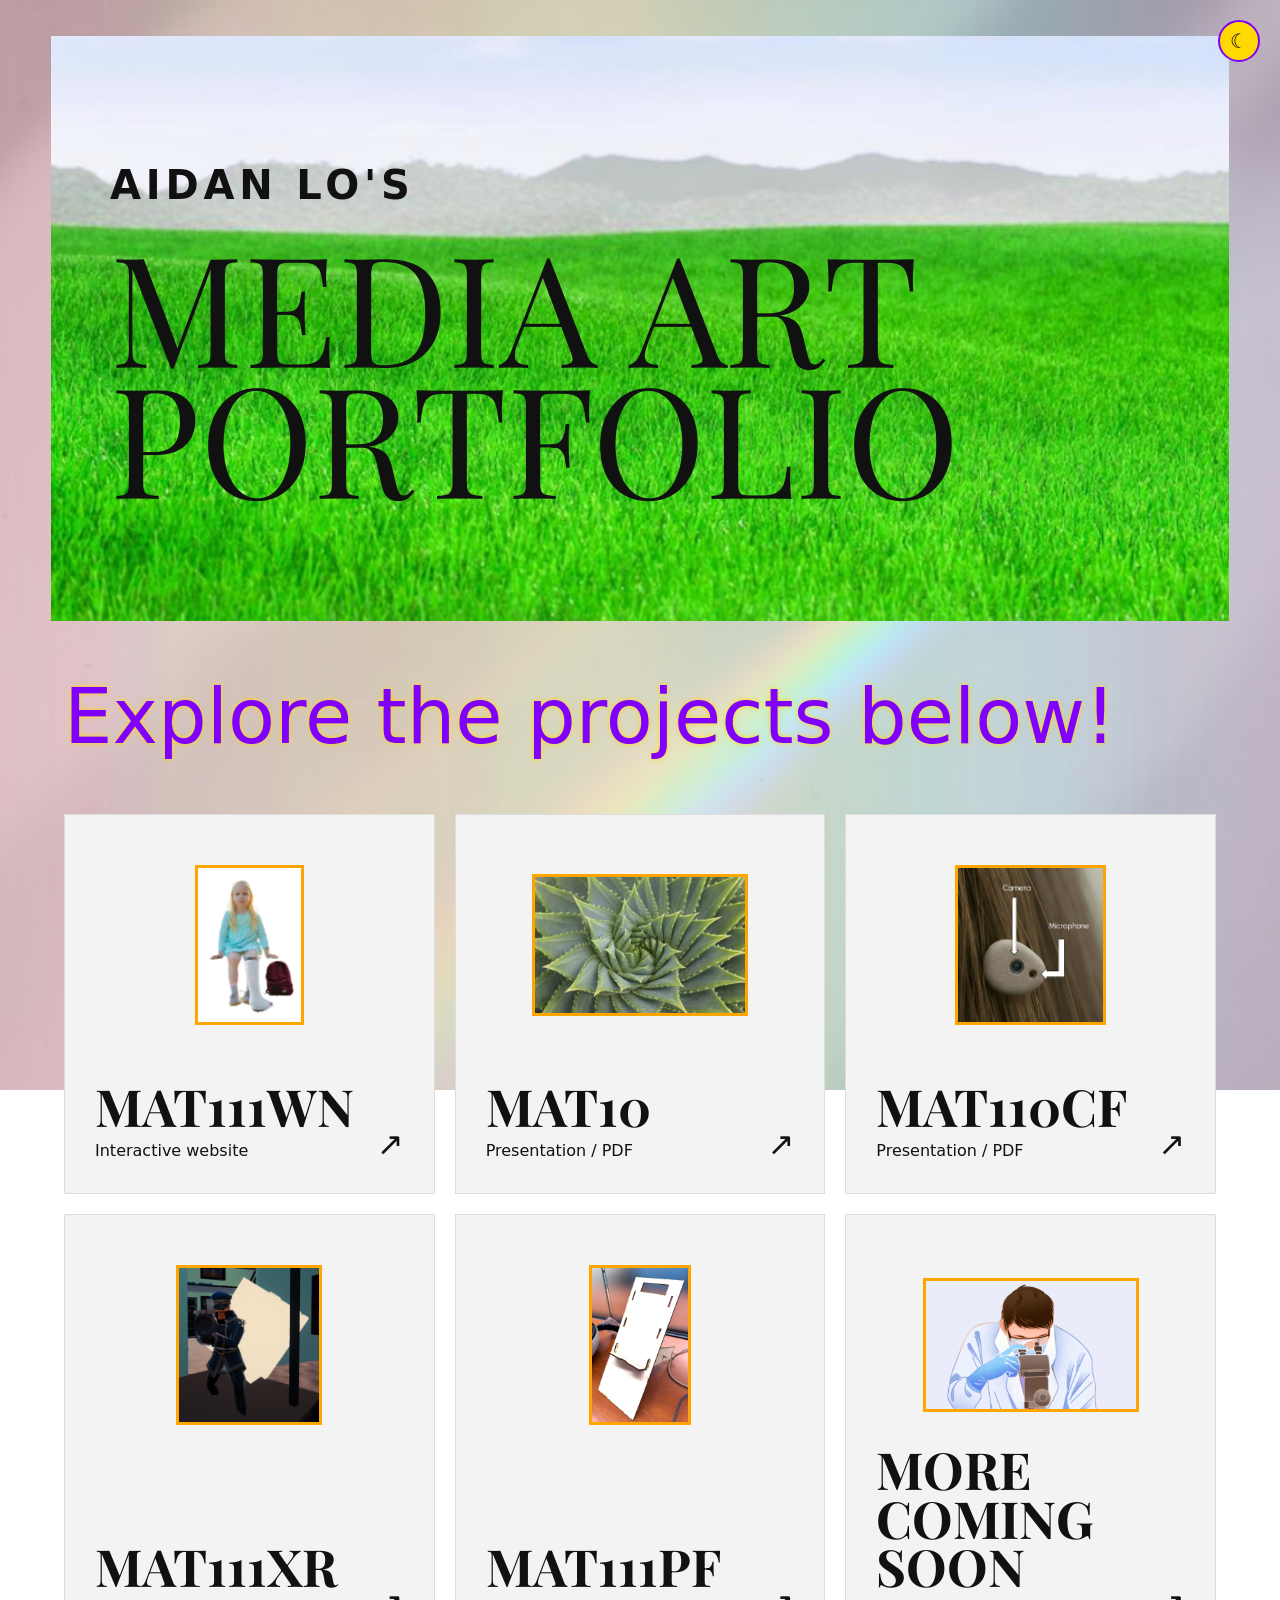
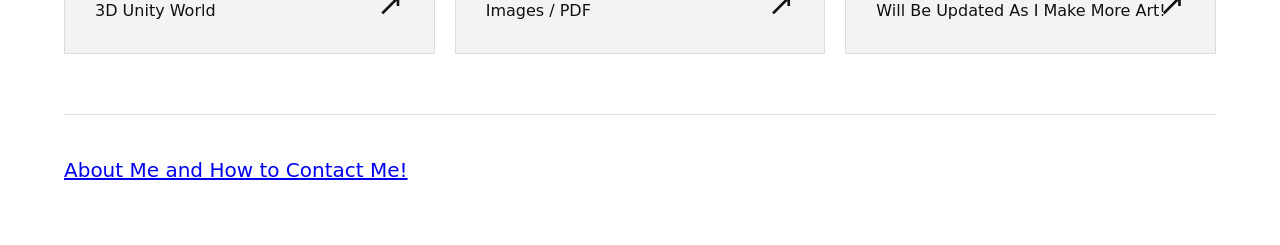
<file: index.html>
<!DOCTYPE html>
<html lang="en">

<head>
  <meta charset="utf-8">
  <meta name="viewport" content="width=device-width, initial-scale=1">

  <title>Aidan Lo's Media Art Portfolio</title>

  <link rel="stylesheet" href="style.css">
</head>

<body>

<button class="theme-toggle" id="theme-toggle" aria-label="Toggle dark mode">
  ☾
</button>
  
  <!-- =========================================================
       HERO
  ========================================================== -->

  <header class="hero">

    <div class="hero-content">

      <p class="eyebrow">AIDAN LO'S</p>

      <h1>
        MEDIA ART<br>
        PORTFOLIO
      </h1>

    </div>

  </header>


  <!-- =========================================================
       PROJECTS
  ========================================================== -->

  <main>

    <section class="projects">

      <div class="projects-heading">

    

        <h2>
          Explore the projects below!
        </h2>

      </div>


      <div class="project-grid">

        <!-- MAT111WN -->

        <a href="MAT111WN/index.html" class="project-card">

<div class="project-card-image">
  <img src="media/mat111wnbutton.png" alt="MAT111WN project preview">
</div>

          
          <div class="project-card-content">

            <h3>MAT111WN</h3>

            <p>Interactive website</p>

          </div>

          <span class="project-arrow">↗</span>

        </a>


        <!-- MAT10 -->

        <a href="MAT10/index.html" class="project-card">

<div class="project-card-image">
  <img src="media/aloe.jpg" alt="MAT10 project preview">
</div>

          <div class="project-card-content">

            <h3>MAT10</h3>

            <p>Presentation / PDF</p>

          </div>

          <span class="project-arrow">↗</span>

        </a>


        <!-- MAT110CF -->

        <a href="MAT110CF/index.html" class="project-card">

<div class="project-card-image">
  <img src="media/mat110cfbutton.png" alt="MAT110CF project preview">
</div>

          <div class="project-card-content">

            <h3>MAT110CF</h3>

            <p>Presentation / PDF</p>

          </div>

          <span class="project-arrow">↗</span>

        </a>

        <!-- MAT111XR -->

        <a href="MAT111XR/index.html" class="project-card">

<div class="project-card-image">
  <img src="media/mat111xrbutton.png" alt="MAT111XR project preview">
</div>

          <div class="project-card-content">

            <h3>MAT111XR</h3>

            <p>3D Unity World</p>

          </div>

          <span class="project-arrow">↗</span>

        </a>

        <!-- MAT111PF -->

        <a href="MAT111PF/index.html" class="project-card">

<div class="project-card-image">
  <img src="media/mat111pfbutton.png" alt="MAT111PF project preview">
</div>

          <div class="project-card-content">

            <h3>MAT111PF</h3>

            <p>Images / PDF</p>

          </div>

          <span class="project-arrow">↗</span>

        </a>

        <!-- MORE COMING SOON -->

        <a href="MORE-COMING-SOON/index.html" class="project-card">

<div class="project-card-image">
  <img src="media/morebutton.png" alt="thinking science adult preview">
</div>

          <div class="project-card-content">

            <h3>MORE COMING SOON</h3>

            <p>Will Be Updated As I Make More Art!</p>

          </div>

          <span class="project-arrow">↗</span>

        </a>
        
      </div>

    </section>

  </main>


  <!-- =========================================================
       FOOTER
  ========================================================== -->

  <footer>

<a href="About-Me/">
  About Me and How to Contact Me!
</a>
    
  </footer>

<script>
  const toggle = document.getElementById("theme-toggle");

  const savedTheme = localStorage.getItem("theme");

  if (savedTheme === "dark") {
    document.body.classList.add("dark-mode");
    toggle.textContent = "☀";
  }

  toggle.addEventListener("click", () => {
    document.body.classList.toggle("dark-mode");

    const darkMode =
      document.body.classList.contains("dark-mode");

    if (darkMode) {
      localStorage.setItem("theme", "dark");
      toggle.textContent = "☀";
    } else {
      localStorage.setItem("theme", "light");
      toggle.textContent = "☾";
    }
  });
</script>
  
</body>

</html>
</file>
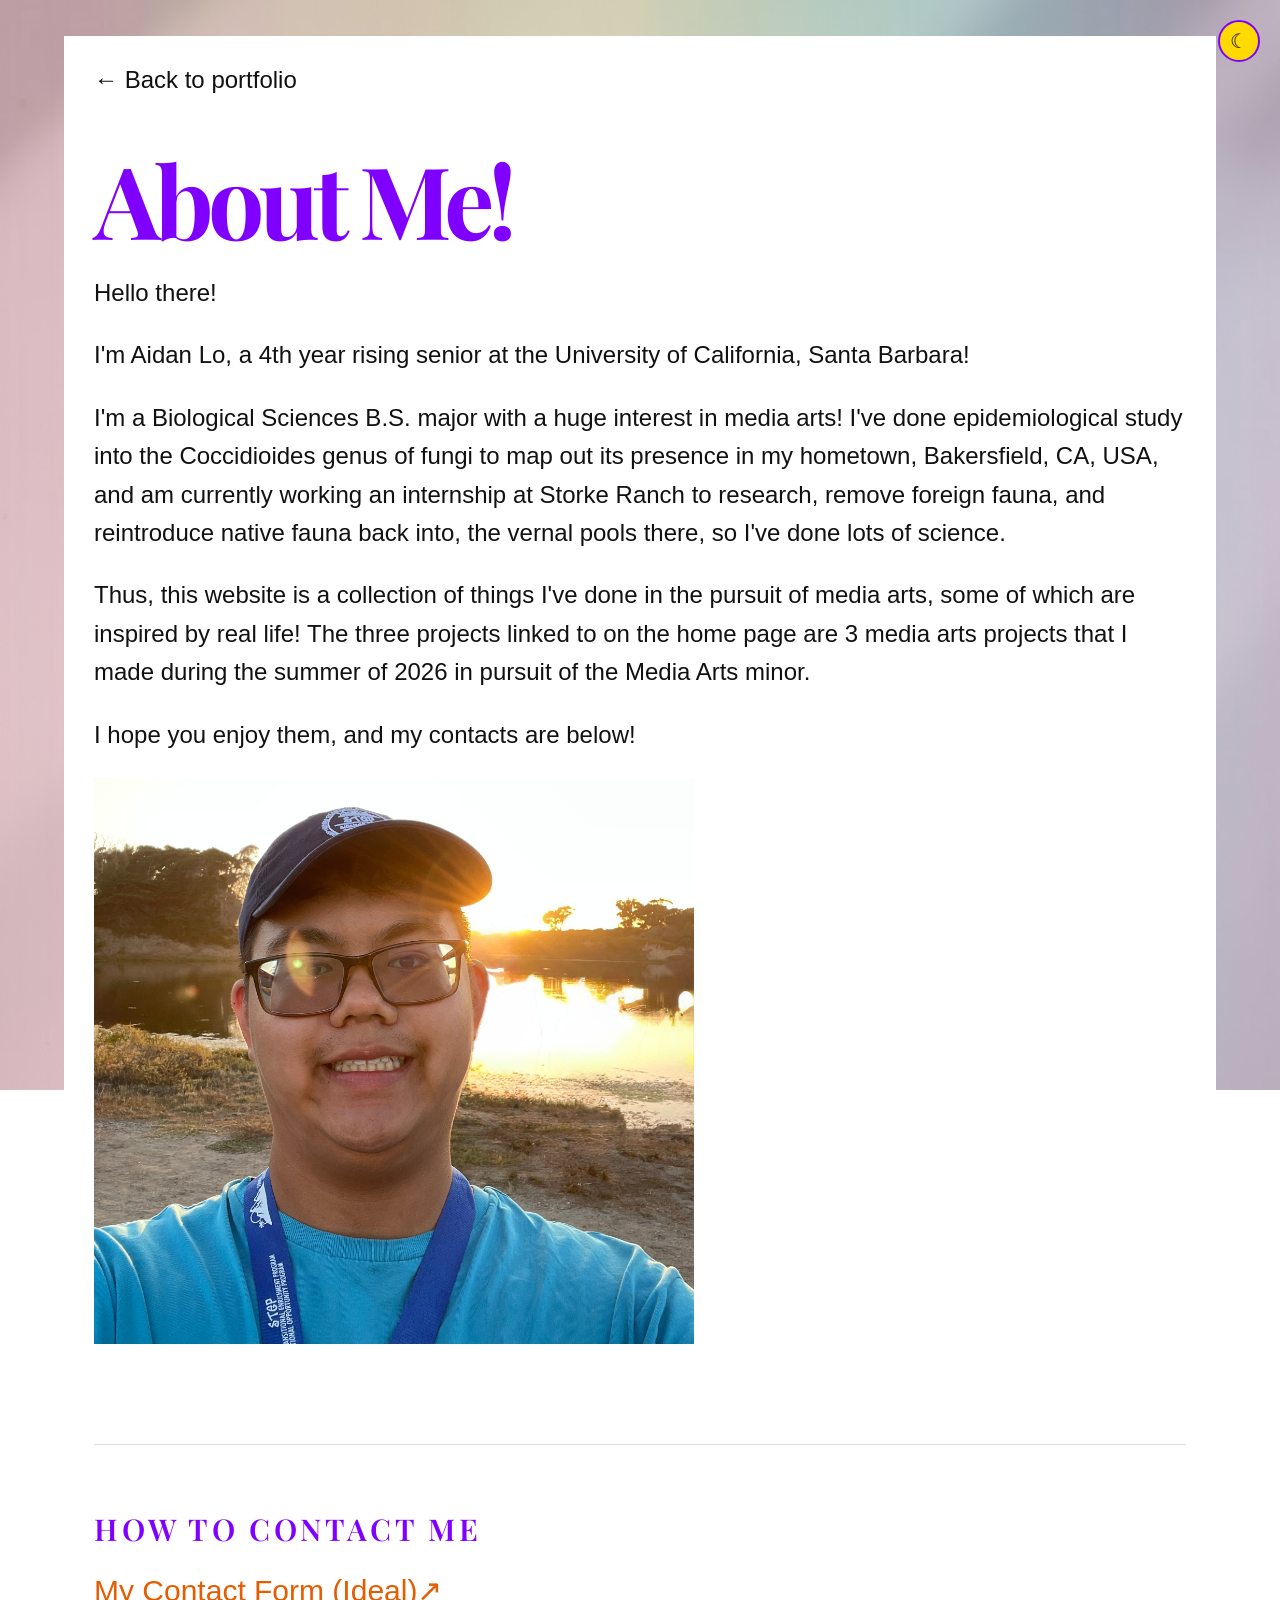
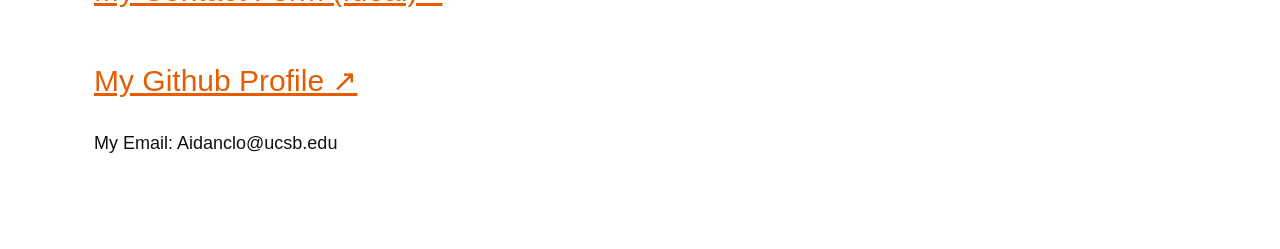
<file: About-Me/index.html>
<!DOCTYPE html>
<html lang="en">

<head>
  <meta charset="utf-8">
  <meta name="viewport" content="width=device-width, initial-scale=1">

  <title>About Me!</title>

  <style>

@import url('https://fonts.googleapis.com/css2?family=Playfair+Display:wght@400;500;600;700&display=swap');
    
    body {
  margin: 0;

  font-family:
    Arial,
    Helvetica,
    sans-serif;

  color: #111;

  background-image: url("../media/rainbow background.png");
  background-size: cover;
  background-position: center;
  background-attachment: fixed;
  background-repeat: no-repeat;
    }

.abstract {
  margin-top: 100px;
  padding-top: 60px;
  border-top: 1px solid #ddd;
font-weight: 30px
  max-width: 850px;
}

.abstract-label {
  margin: 0 0 20px;

  font-family: "Playfair Display", serif;
  font-size: 30px;
  font-weight: 600;
  letter-spacing: 0.12em;
  color: #8000ff;
}

.abstract h2 {
  margin: 0 0 40px;

  font-size: clamp(32px, 5vw, 60px);
  line-height: 1;
  letter-spacing: -0.03em;
}

.abstract p:not(.abstract-label) {
  font-size: 18px;
  line-height: 1.7;

  margin: 0 0 25px;
}

.page {
  width: min(1200px, 90%);
  margin: 4vh auto;
  padding: 30px;
  background: #fff;
  box-sizing: border-box;
}

.project-description {
      margin-bottom: 50px;
      font-size: clamp(16px, 2vw, 24px);
    }

    h1 {
      font-family: "Playfair Display", serif;
      font-size: clamp(48px, 8vw, 100px);
      line-height: 0.9;
      letter-spacing: -0.06em;
      margin: 0 0 30px;
        color: #8000ff;
    }

    p {
      line-height: 1.6;
    }

    .website-container {
      margin-top: 50px;
    }

    iframe {
      width: 100%;
      height: 800px;
      border: none;
    }

    .back {
      display: inline-block;
      margin-bottom: 60px;
      color: inherit;
      text-decoration: none;
      font-size: clamp(16px, 2vw, 24px);
    }

    .open-links {
  display: inline-block;
  margin-bottom: 30px;
  font-size: clamp(20px, 2.5vw, 30px);
       color: #E65C00;
}

/* =========================================================
   DARK MODE
========================================================= */

body.dark-mode {
  color: #fff;
}

    body.dark-mode h1 {
  color: #ffd900;
}

body.dark-mode .page {
  background: #111;
}

body.dark-mode .abstract {
  border-color: #444;
}

body.dark-mode .abstract-label {
  color: #ffd900;
}
    
body.dark-mode .theme-toggle {
  background: #8000ff;
  color: #fff;
  border-color: #ffd900;
}


/* =========================================================
   THEME TOGGLE
========================================================= */

.theme-toggle {
  position: fixed;

  top: 20px;
  right: 20px;

  z-index: 1000;

  width: 42px;
  height: 42px;

  border: 2px solid #8000ff;
  border-radius: 50%;

  background: #ffd900;
  color: #111;

  font-size: 20px;

  cursor: pointer;

  display: flex;
  align-items: center;
  justify-content: center;

  transition:
    background-color 0.3s ease,
    color 0.3s ease,
    border-color 0.3s ease;
}
    
  </style>
</head>

<body>

  <button class="theme-toggle" id="theme-toggle" aria-label="Toggle dark mode">
    ☾
  </button>

  
  <main class="page">

    <a href="../index.html" class="back">
      ← Back to portfolio
    </a>

    <h1>About Me!</h1>
<div class="project-description">

     <p>
        Hello there!
      </p>
  <p>
    I'm Aidan Lo, a 4th year rising senior at the University of California, Santa Barbara!
  </p>
  <p>
    I'm a Biological Sciences B.S. major with a huge interest in media arts! I've done epidemiological study into the Coccidioides genus of fungi to map out its presence in my hometown, Bakersfield, CA, USA, and am currently working an internship at Storke Ranch to research, remove foreign fauna, and reintroduce native fauna back into, the vernal pools there, so I've done lots of science.
  </p>
  <p>
   Thus, this website is a collection of things I've done in the pursuit of media arts, some of which are inspired by real life! The three projects linked to on the home page are 3 media arts projects that I made during the summer of 2026 in pursuit of the Media Arts minor.
  </p>
  <p>
    I hope you enjoy them, and my contacts are below!
  </p>

  <img
  src="/media/selfie_for_mat189.jpg"
  alt="image of me at UCSB Campus Point, overlooking the ocean!"
  style="width: 90%; max-width: 600px; height: auto; display: block;"
>
</div>

<section class="abstract">

  <p class="abstract-label">HOW TO CONTACT ME</p>

  <a
  href="https://docs.google.com/forms/d/e/1FAIpQLSc863BB2um-CjdEjTkf6p7P_j7IubTfC2y3GLlEipGtgzIwRQ/viewform?usp=header"
  target="_blank" class="open-links">
  My Contact Form (Ideal)↗
</a>

  <p> </p>

    <a
    href="https://github.com/aidanclo-byte"
    target="_blank" class="open-links">
    My Github Profile ↗ 
  </a>


  
  <p>
    My Email: Aidanclo@ucsb.edu
  </p>

</section>

  </main>

<script>
  const toggle = document.getElementById("theme-toggle");

  const savedTheme = localStorage.getItem("theme");

  if (savedTheme === "dark") {
    document.body.classList.add("dark-mode");
    toggle.textContent = "☀";
  }

  toggle.addEventListener("click", () => {
    document.body.classList.toggle("dark-mode");

    const darkMode =
      document.body.classList.contains("dark-mode");

    if (darkMode) {
      localStorage.setItem("theme", "dark");
      toggle.textContent = "☀";
    } else {
      localStorage.setItem("theme", "light");
      toggle.textContent = "☾";
    }
  });
</script>
  
</body>

</html>
</file>
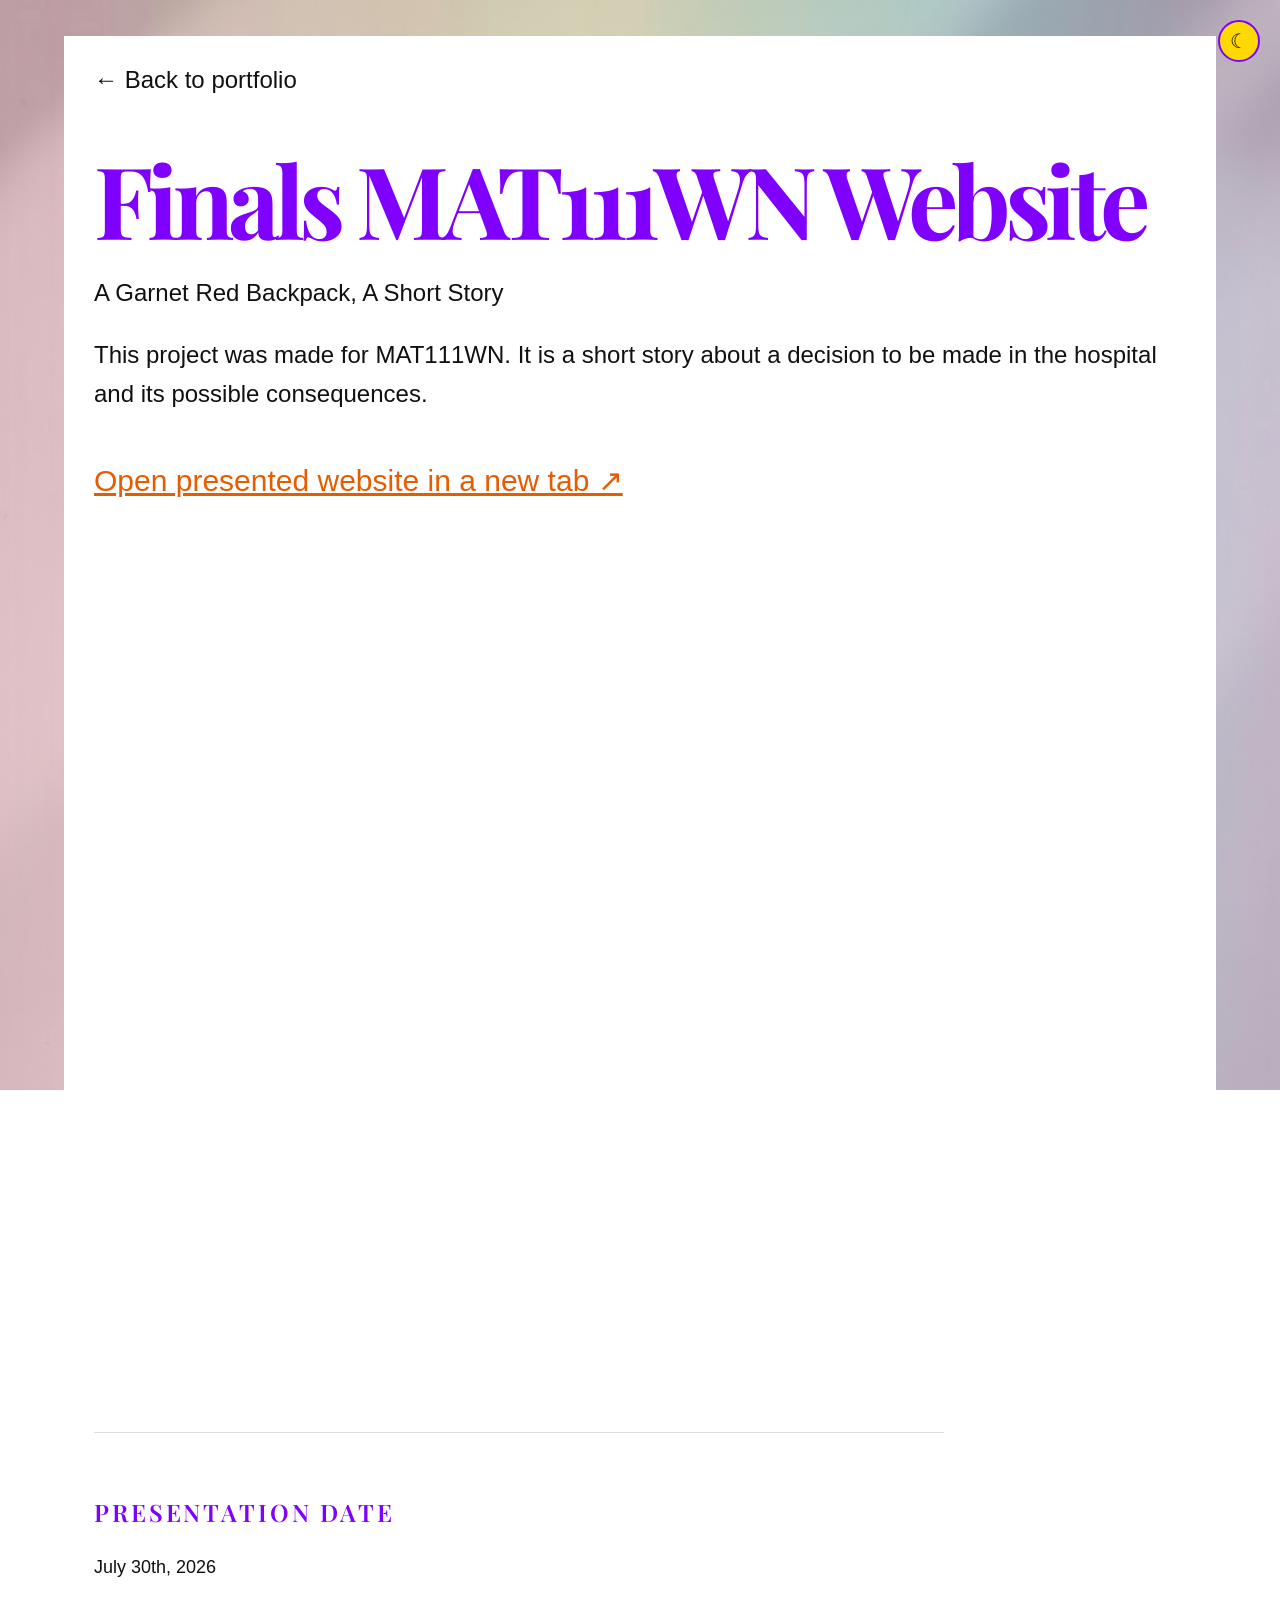
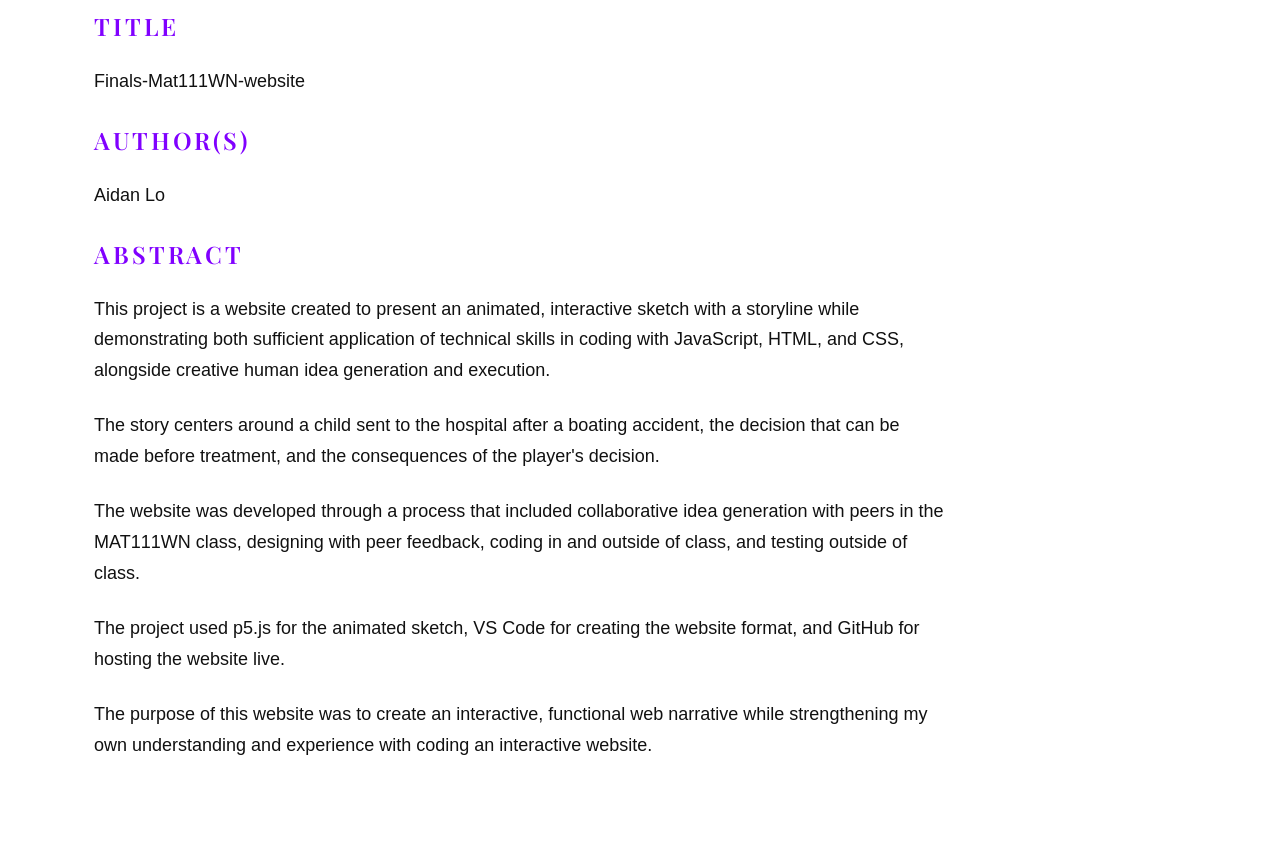
<file: MAT111WN/index.html>
<!DOCTYPE html>
<html lang="en">

<head>
  <meta charset="utf-8">
  <meta name="viewport" content="width=device-width, initial-scale=1">

  <title>MAT111WN ~ Aidan Lo</title>

  <style>

@import url('https://fonts.googleapis.com/css2?family=Playfair+Display:wght@400;500;600;700&display=swap');
    
    body {
  margin: 0;

  font-family:
    Arial,
    Helvetica,
    sans-serif;

  color: #111;

  background-image: url("../media/rainbow background.png");
  background-size: cover;
  background-position: center;
  background-attachment: fixed;
  background-repeat: no-repeat;
    }

.abstract {
  margin-top: 100px;
  padding-top: 60px;
  border-top: 1px solid #ddd;

  max-width: 850px;
}

.abstract-label {
  margin: 0 0 20px;

  font-family: "Playfair Display", serif;
  font-size: 24px;
  font-weight: 600;
  letter-spacing: 0.12em;
    color: #8000ff;
}

.abstract h2 {
  margin: 0 0 40px;

  font-size: clamp(32px, 5vw, 60px);
  line-height: 1;
  letter-spacing: -0.03em;
}

.abstract p:not(.abstract-label) {
  font-size: 18px;
  line-height: 1.7;

  margin: 0 0 25px;
}

.page {
  width: min(1200px, 90%);
  margin: 4vh auto;
  padding: 30px;
  background: #fff;
  box-sizing: border-box;
}

.project-description {
      margin-bottom: 50px;
      font-size: clamp(16px, 2vw, 24px);
    }

    h1 {
      font-family: "Playfair Display", serif;
      font-size: clamp(48px, 8vw, 100px);
      line-height: 0.9;
      letter-spacing: -0.06em;
      margin: 0 0 30px;
      color: #8000ff;
    }

    p {
      line-height: 1.6;
    }

    .website-container {
      margin-top: 50px;
    }

    iframe {
      width: 100%;
      height: 800px;
      border: none;
    }

    .back {
      display: inline-block;
      margin-bottom: 60px;
      color: inherit;
      text-decoration: none;
      font-size: clamp(16px, 2vw, 24px);
    }

    .open-website {
  display: inline-block;
  margin-bottom: 30px;
  font-size: clamp(20px, 2.5vw, 30px);
       color: #E65C00;
}

/* =========================================================
   DARK MODE
========================================================= */

body.dark-mode {
  color: #fff;
}

body.dark-mode h1 {
  color: #ffd900;
}
    
body.dark-mode .page {
  background: #111;
}

body.dark-mode .abstract {
  border-color: #444;
}

    body.dark-mode .abstract-label {
  color: #ffd900;
}

body.dark-mode .theme-toggle {
  background: #8000ff;
  color: #fff;
  border-color: #ffd900;
}


/* =========================================================
   THEME TOGGLE
========================================================= */

.theme-toggle {
  position: fixed;

  top: 20px;
  right: 20px;

  z-index: 1000;

  width: 42px;
  height: 42px;

  border: 2px solid #8000ff;
  border-radius: 50%;

  background: #ffd900;
  color: #111;

  font-size: 20px;

  cursor: pointer;

  display: flex;
  align-items: center;
  justify-content: center;

  transition:
    background-color 0.3s ease,
    color 0.3s ease,
    border-color 0.3s ease;
}
    
  </style>
</head>

<body>

<button class="theme-toggle" id="theme-toggle" aria-label="Toggle dark mode">
  ☾
</button>
  
  <main class="page">

    <a href="../index.html" class="back">
      ← Back to portfolio
    </a>

    <h1>Finals MAT111WN Website</h1>
<div class="project-description">
    <p>
      A Garnet Red Backpack, A Short Story
    </p>

     <p>
        This project was made for MAT111WN. It is a short story about a decision to be made in the hospital and its possible consequences.
      </p>
</div>
    <div class="website-container">

   <a
    href="https://aidanclo-byte.github.io/Finals-Mat111WN-website/"
    target="_blank" class="open-website">
    Open presented website in a new tab ↗
  </a>

      <iframe
        src="https://aidanclo-byte.github.io/Finals-Mat111WN-website/">
      </iframe>

    </div>

<section class="abstract">
  
<p class="abstract-label">PRESENTATION DATE</p>
  <p>
    July 30th, 2026
  </p>

<p class="abstract-label">TITLE</p>
  <p>
    Finals-Mat111WN-website 
  </p>

<p class="abstract-label">AUTHOR(S)</p>
  <p>
    Aidan Lo 
  </p>
  
  <p class="abstract-label">ABSTRACT</p>

  <p>
    This project is a website created to present an animated,
    interactive sketch with a storyline while demonstrating
    both sufficient application of technical skills in coding
    with JavaScript, HTML, and CSS, alongside creative human
    idea generation and execution.
  </p>

  <p>
    The story centers around a child sent to the hospital after
    a boating accident, the decision that can be made before
    treatment, and the consequences of the player's decision.
  </p>

  <p>
    The website was developed through a process that included
    collaborative idea generation with peers in the MAT111WN
    class, designing with peer feedback, coding in and outside
    of class, and testing outside of class.
  </p>

  <p>
    The project used p5.js for the animated sketch, VS Code for
    creating the website format, and GitHub for hosting the
    website live.
  </p>

  <p>
    The purpose of this website was to create an interactive,
    functional web narrative while strengthening my own
    understanding and experience with coding an interactive
    website.
  </p>

</section>

  </main>

<script>
  const toggle = document.getElementById("theme-toggle");

  const savedTheme = localStorage.getItem("theme");

  if (savedTheme === "dark") {
    document.body.classList.add("dark-mode");
    toggle.textContent = "☀";
  }

  toggle.addEventListener("click", () => {
    document.body.classList.toggle("dark-mode");

    const darkMode =
      document.body.classList.contains("dark-mode");

    if (darkMode) {
      localStorage.setItem("theme", "dark");
      toggle.textContent = "☀";
    } else {
      localStorage.setItem("theme", "light");
      toggle.textContent = "☾";
    }
  });
</script>
  
</body>

</html>
</file>
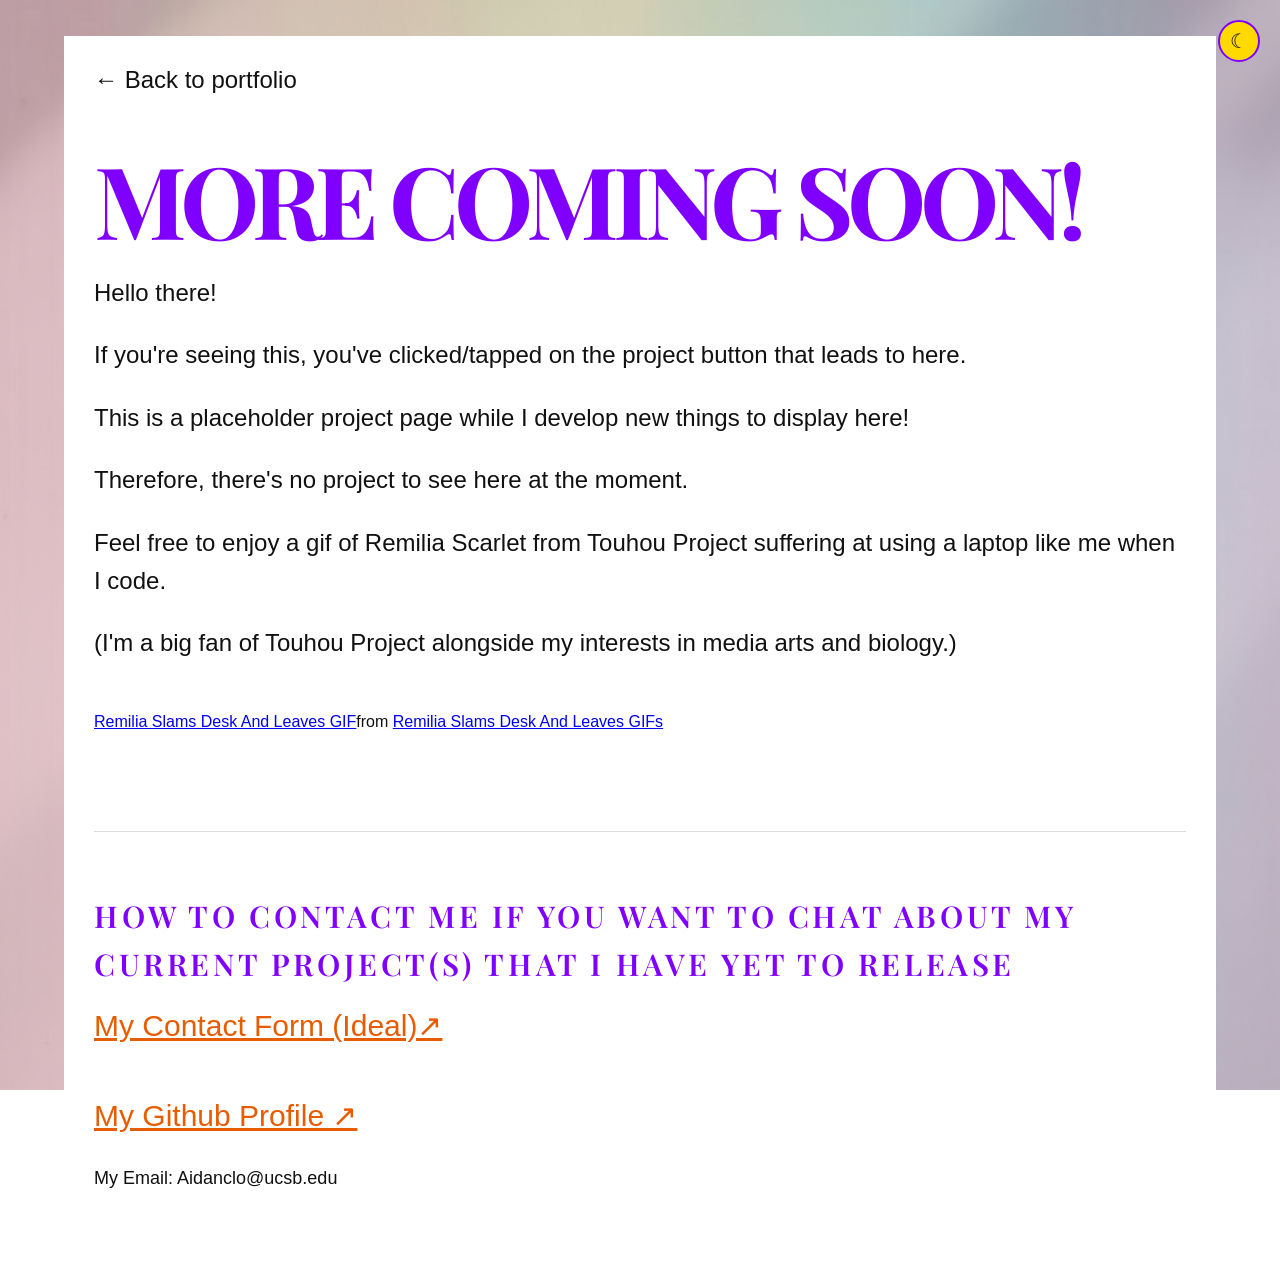
<file: MORE-COMING-SOON/index.html>
<!DOCTYPE html>
<html lang="en">

<head>
  <meta charset="utf-8">
  <meta name="viewport" content="width=device-width, initial-scale=1">

  <title>MORE COMING SOON!</title>

  <style>

@import url('https://fonts.googleapis.com/css2?family=Playfair+Display:wght@400;500;600;700&display=swap');
    
    body {
  margin: 0;

  font-family:
    Arial,
    Helvetica,
    sans-serif;

  color: #111;

  background-image: url("../media/rainbow background.png");
  background-size: cover;
  background-position: center;
  background-attachment: fixed;
  background-repeat: no-repeat;
    }

.abstract {
  margin-top: 100px;
  padding-top: 60px;
  border-top: 1px solid #ddd;
font-weight: 30px
  max-width: 850px;
}

.abstract-label {
  margin: 0 0 20px;

  font-family: "Playfair Display", serif;
  font-size: 30px;
  font-weight: 600;
  letter-spacing: 0.12em;
  color: #8000ff;
}

.abstract h2 {
  margin: 0 0 40px;

  font-size: clamp(32px, 5vw, 60px);
  line-height: 1;
  letter-spacing: -0.03em;
}

.abstract p:not(.abstract-label) {
  font-size: 18px;
  line-height: 1.7;

  margin: 0 0 25px;
}

.page {
  width: min(1200px, 90%);
  margin: 4vh auto;
  padding: 30px;
  background: #fff;
  box-sizing: border-box;
}

.project-description {
      margin-bottom: 50px;
      font-size: clamp(16px, 2vw, 24px);
    }

    h1 {
      font-family: "Playfair Display", serif;
      font-size: clamp(48px, 8vw, 100px);
      line-height: 0.9;
      letter-spacing: -0.06em;
      margin: 0 0 30px;
        color: #8000ff;
    }

    p {
      line-height: 1.6;
    }

    .website-container {
      margin-top: 50px;
    }

    iframe {
      width: 100%;
      height: 800px;
      border: none;
    }

    .back {
      display: inline-block;
      margin-bottom: 60px;
      color: inherit;
      text-decoration: none;
      font-size: clamp(16px, 2vw, 24px);
    }

    .open-links {
  display: inline-block;
  margin-bottom: 30px;
  font-size: clamp(20px, 2.5vw, 30px);
       color: #E65C00;
}

/* =========================================================
   DARK MODE
========================================================= */

body.dark-mode {
  color: #fff;
}

    body.dark-mode h1 {
  color: #ffd900;
}

body.dark-mode .page {
  background: #111;
}

body.dark-mode .abstract {
  border-color: #444;
}

body.dark-mode .abstract-label {
  color: #ffd900;
}
    
body.dark-mode .theme-toggle {
  background: #8000ff;
  color: #fff;
  border-color: #ffd900;
}


/* =========================================================
   THEME TOGGLE
========================================================= */

.theme-toggle {
  position: fixed;

  top: 20px;
  right: 20px;

  z-index: 1000;

  width: 42px;
  height: 42px;

  border: 2px solid #8000ff;
  border-radius: 50%;

  background: #ffd900;
  color: #111;

  font-size: 20px;

  cursor: pointer;

  display: flex;
  align-items: center;
  justify-content: center;

  transition:
    background-color 0.3s ease,
    color 0.3s ease,
    border-color 0.3s ease;
}
    
  </style>
</head>

<body>

  <button class="theme-toggle" id="theme-toggle" aria-label="Toggle dark mode">
    ☾
  </button>

  
  <main class="page">

    <a href="../index.html" class="back">
      ← Back to portfolio
    </a>

    <h1>MORE COMING SOON!</h1>
<div class="project-description">

     <p>
        Hello there!
      </p>
  <p>
   If you're seeing this, you've clicked/tapped on the project button that leads to here. 
  </p>
  <p>
    This is a placeholder project page while I develop new things to display here!
  </p>
  <p>
    Therefore, there's no project to see here at the moment. 
  </p>
  <p>
    Feel free to enjoy a gif of Remilia Scarlet from Touhou Project suffering at using a laptop like me when I code. 
  </p>
<p>(I'm a big fan of Touhou Project alongside my interests in media arts and biology.)</p>
</div>

<div class="tenor-gif-embed" data-postid="21755006" data-share-method="host" data-aspect-ratio="1.78771" data-width="100%"><a href="https://tenor.com/view/remilia-slams-desk-and-leaves-gif-21755006">Remilia Slams Desk And Leaves GIF</a>from <a href="https://tenor.com/search/remilia+slams+desk+and+leaves-gifs">Remilia Slams Desk And Leaves GIFs</a></div> <script type="text/javascript" async src="https://tenor.com/embed.js"></script>
    
<section class="abstract">

  <p class="abstract-label">HOW TO CONTACT ME IF YOU WANT TO CHAT ABOUT MY CURRENT PROJECT(S) THAT I HAVE YET TO RELEASE</p>

  <a
  href="https://docs.google.com/forms/d/e/1FAIpQLSc863BB2um-CjdEjTkf6p7P_j7IubTfC2y3GLlEipGtgzIwRQ/viewform?usp=header"
  target="_blank" class="open-links">
  My Contact Form (Ideal)↗
</a>

  <p> </p>

    <a
    href="https://github.com/aidanclo-byte"
    target="_blank" class="open-links">
    My Github Profile ↗ 
  </a>


  
  <p>
    My Email: Aidanclo@ucsb.edu
  </p>

</section>

  </main>

<script>
  const toggle = document.getElementById("theme-toggle");

  const savedTheme = localStorage.getItem("theme");

  if (savedTheme === "dark") {
    document.body.classList.add("dark-mode");
    toggle.textContent = "☀";
  }

  toggle.addEventListener("click", () => {
    document.body.classList.toggle("dark-mode");

    const darkMode =
      document.body.classList.contains("dark-mode");

    if (darkMode) {
      localStorage.setItem("theme", "dark");
      toggle.textContent = "☀";
    } else {
      localStorage.setItem("theme", "light");
      toggle.textContent = "☾";
    }
  });
</script>
  
</body>

</html>
</file>
<file: style.css>
/* =========================================================
   BASIC RESET
========================================================= */

@import url('https://fonts.googleapis.com/css2?family=Playfair+Display:wght@400;500;600;700&display=swap');

* {
  box-sizing: border-box;
}

html {
  scroll-behavior: smooth;
}

body {
  margin: 0;

  font-family:
    system-ui,
    -apple-system,
    BlinkMacSystemFont,
    "Helvetica Neue",
    Arial,
    sans-serif;

  color: #111;

  line-height: 1.5;

  background-image: url("media/rainbow background.png");
  background-size: cover;
  background-position: center;
  background-attachment: fixed;
  background-repeat: no-repeat;
}


/* =========================================================
   HERO
========================================================= */

.hero {
  min-height: 65vh;

  display: flex;
  align-items: center;

  position: relative;

  overflow: hidden;

  background-color: #fff;
  background-image: url("media/possible light mode hero background.png");
  background-size: cover;
  background-position: center;
  background-repeat: no-repeat;

  width: min(1400px, 92%);
  margin: 4vh auto 0;
}


.hero-content {
  width: min(1200px, 90%);

  margin: 0 auto;

  padding: 100px 0;
}


.eyebrow {
  margin: 0 0 25px;

  font-size: 40px;

  font-weight: 700;

  letter-spacing: 0.12em;
}


.hero h1 {
  margin: 0;

font-family: "Playfair Display", serif;
   
  font-size: clamp(
    70px,
    12vw,
    170px
  );

  line-height: 0.85;

  letter-spacing: 0em;

  font-weight: 200;
}


/* =========================================================
   PROJECT SECTION
========================================================= */

.projects {
  width: min(1200px, 90%);

  margin: 0 auto;

  padding: 60px 0;
}


.projects-heading {
  margin-bottom: 60px;
}


.projects-heading h2 {
  margin: 0;

  font-size: clamp(
    42px,
    6vw,
    80px
  );

  line-height: 0.95;

  letter-spacing: 0em;

  font-weight: 400;
}


/* =========================================================
   PROJECT CARDS
========================================================= */

.project-grid {
  display: grid;

  grid-template-columns:
    repeat(3, 1fr);

  gap: 20px;
}


.project-card {
  min-height: 380px;

  position: relative;

  padding: 30px;

  display: flex;

  flex-direction: column;

  justify-content: space-between;

  text-decoration: none;

  color: #111;

  background: #f3f3f3;

  border: 1px solid #ddd;

  transition:
    transform 0.3s ease,
    background-color 0.3s ease,
    color 0.3s ease;
}


.project-card:hover {
  transform: translateY(-10px);

  background: #111;

  color: #fff;
}


.project-number {
  font-size: 20px;

  font-weight: 700;

  letter-spacing: 0.1em;
}


.project-card-content h3 {
  margin: 0 0 8px;

font-family: "Playfair Display", serif;
   
  font-size: clamp(
    32px,
    4vw,
    55px
  );

  line-height: 0.95;

  letter-spacing: 0em;
}


.project-card-content p {
  margin: 0;

  font-size: 16px;
}


.project-arrow {
  position: absolute;

  right: 30px;
  bottom: 25px;

  font-size: 32px;

  transition:
    transform 0.3s ease;
}


.project-card:hover .project-arrow {
  transform:
    translate(6px, -6px);
}

.project-card-image {
  width: 70%;
  height: 160px;

  display: flex;
  align-items: center;
  justify-content: center;

  margin: 20px auto;
}

.project-card-image img {
  max-width: 100%;
  max-height: 100%;

  display: block;

  border: 3px solid orange;
}

/* =========================================================
   FOOTER
========================================================= */

footer {
  width: min(1200px, 90%);

  margin: 0 auto;

  padding: 40px 0 60px;

  color: #666;

  font-size: 20px;

  border-top: 1px solid #ddd;
}

/* =========================================================
   DARK MODE
========================================================= */

.projects-heading h2 {
  color: #8000ff;
  text-shadow:
    0 0 5px #ffd900;
}

body.dark-mode .projects-heading h2 {
  color: #FFD900;
    text-shadow: 0 2px 3px rgba(0, 0, 0, 0.4);
}

body.dark-mode {
  color: #fff;
}

body.dark-mode .hero {
  background: #111;
   background-image: url("media/possible dark mode hero background.png")
}

body.dark-mode .project-card {
  color: #fff;

  background: #222;

  border-color: #444;
}

body.dark-mode .project-card:hover {
  background: #fff;
  color: #111;
}

body.dark-mode footer {
  color: #666;
  border-color: #444;
}


/* =========================================================
   THEME TOGGLE
========================================================= */

.theme-toggle {
  position: fixed;

  top: 20px;
  right: 20px;

  z-index: 1000;

  width: 42px;
  height: 42px;

  border: 2px solid #8000ff;
  border-radius: 50%;

  background: #ffd900;
  color: #111;

  font-size: 20px;

  cursor: pointer;

  display: flex;
  align-items: center;
  justify-content: center;

  transition:
    background-color 0.3s ease,
    color 0.3s ease,
    border-color 0.3s ease;
}

body.dark-mode .theme-toggle {
  background: #8000ff;
  color: #fff;
  border-color: #ffd900;
}


/* =========================================================
   MOBILE
========================================================= */

@media (max-width: 800px) {

  .hero {
    min-height: 50vh;
     background-position: center 30%
  }

   .hero-content {
    width: 95%;
  }


  .hero-content {
    padding: 70px 0;
  }


  .hero h1 {
    font-size:
      clamp(
        60px,
        12vw,
        80px
      );
  }


  .project-grid {
    grid-template-columns: 1fr;
  }


  .project-card {
    min-height: 280px;
  }

     .project-card-image {
    width: 55%;
    height: 120px;
    margin: 15px auto;
  }

  .projects {
    padding: 100px 0;
  }

}
</file>
